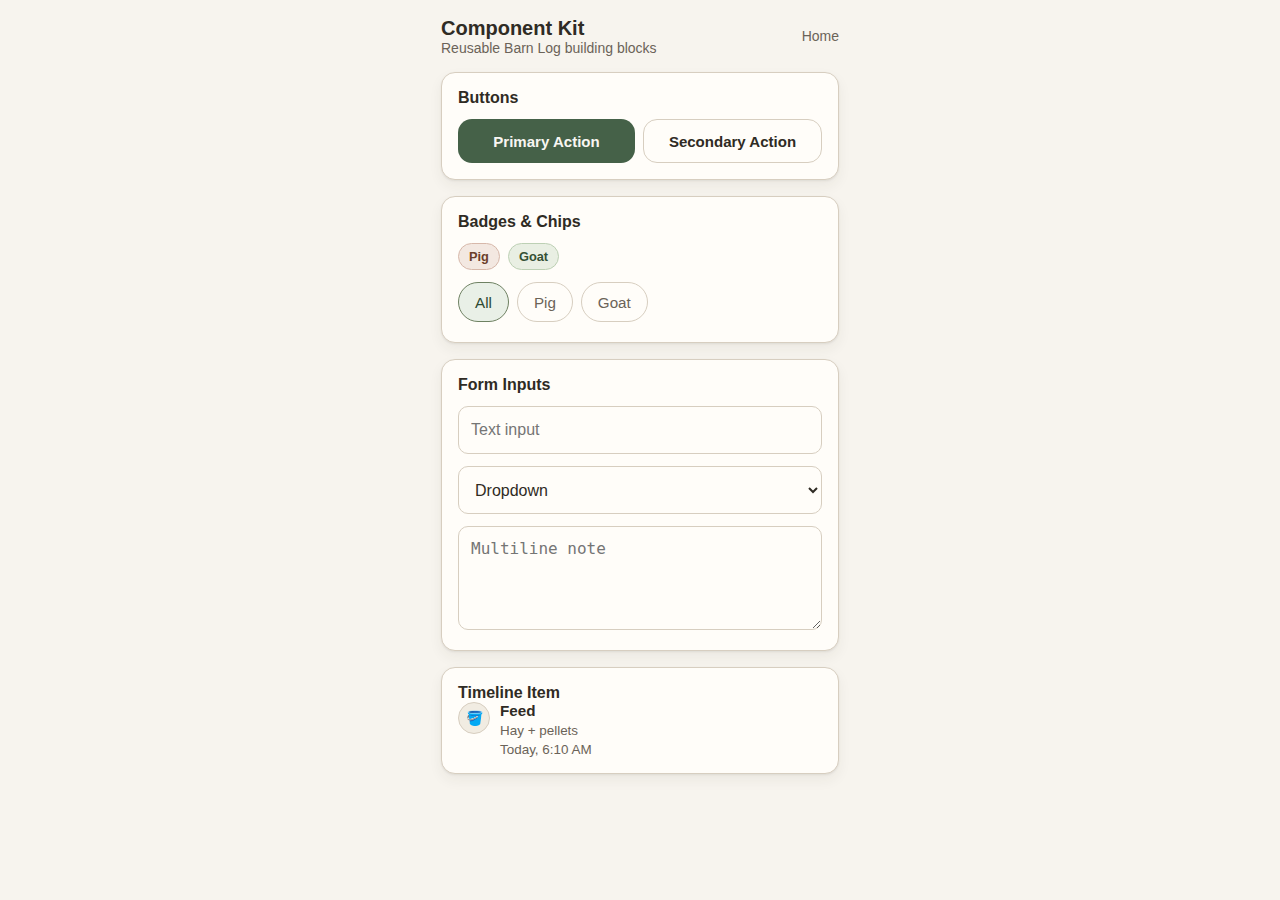
<file: docs/prototype/components.html>
<!doctype html>
<html lang="en">
<head>
  <meta charset="UTF-8" />
  <meta name="viewport" content="width=device-width, initial-scale=1.0" />
  <title>Barn Log - UI Components</title>
  <link rel="stylesheet" href="styles.css" />
</head>
<body>
  <main class="app stack-4">
    <header class="header">
      <div>
        <h1 class="title">Component Kit</h1>
        <p class="subtitle">Reusable Barn Log building blocks</p>
      </div>
      <a class="text-sm muted" href="index.html">Home</a>
    </header>

    <section class="card stack-3">
      <h2 class="section-title">Buttons</h2>
      <div class="form-actions">
        <button class="btn primary" type="button">Primary Action</button>
        <button class="btn secondary" type="button">Secondary Action</button>
      </div>
    </section>

    <section class="card stack-3">
      <h2 class="section-title">Badges & Chips</h2>
      <div class="row" style="justify-content:flex-start;gap:8px;">
        <span class="badge pig">Pig</span>
        <span class="badge goat">Goat</span>
      </div>
      <div class="chips">
        <span class="chip active">All</span>
        <span class="chip">Pig</span>
        <span class="chip">Goat</span>
      </div>
    </section>

    <section class="card stack-3">
      <h2 class="section-title">Form Inputs</h2>
      <input class="input" placeholder="Text input" />
      <select class="select"><option>Dropdown</option></select>
      <textarea class="textarea" placeholder="Multiline note"></textarea>
    </section>

    <section class="card stack-3">
      <h2 class="section-title">Timeline Item</h2>
      <ol class="timeline">
        <li class="timeline-item">
          <span class="event-icon" aria-hidden="true">🪣</span>
          <h3 class="event-title">Feed</h3>
          <p class="event-meta">Hay + pellets</p>
          <p class="event-time">Today, 6:10 AM</p>
        </li>
      </ol>
    </section>
  </main>
</body>
</html>
</file>
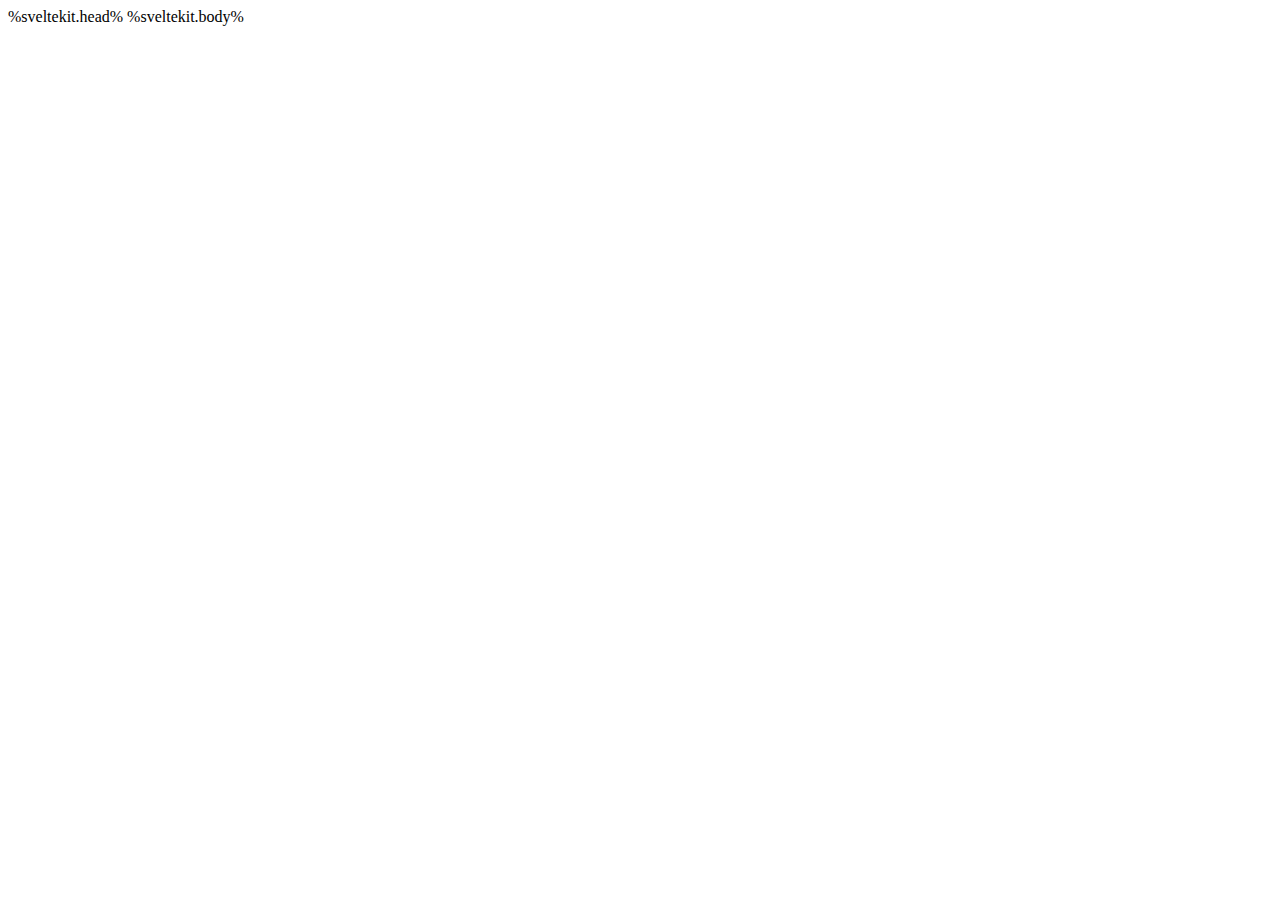
<file: frontend/src/app.html>
<!doctype html>
<html lang="en">
	<head>
		<meta charset="utf-8" />
		<meta name="viewport" content="width=device-width, initial-scale=1" />
		%sveltekit.head%
	</head>
	<body data-sveltekit-preload-data="hover">
		<div style="display: contents">%sveltekit.body%</div>
	</body>
</html>
</file>
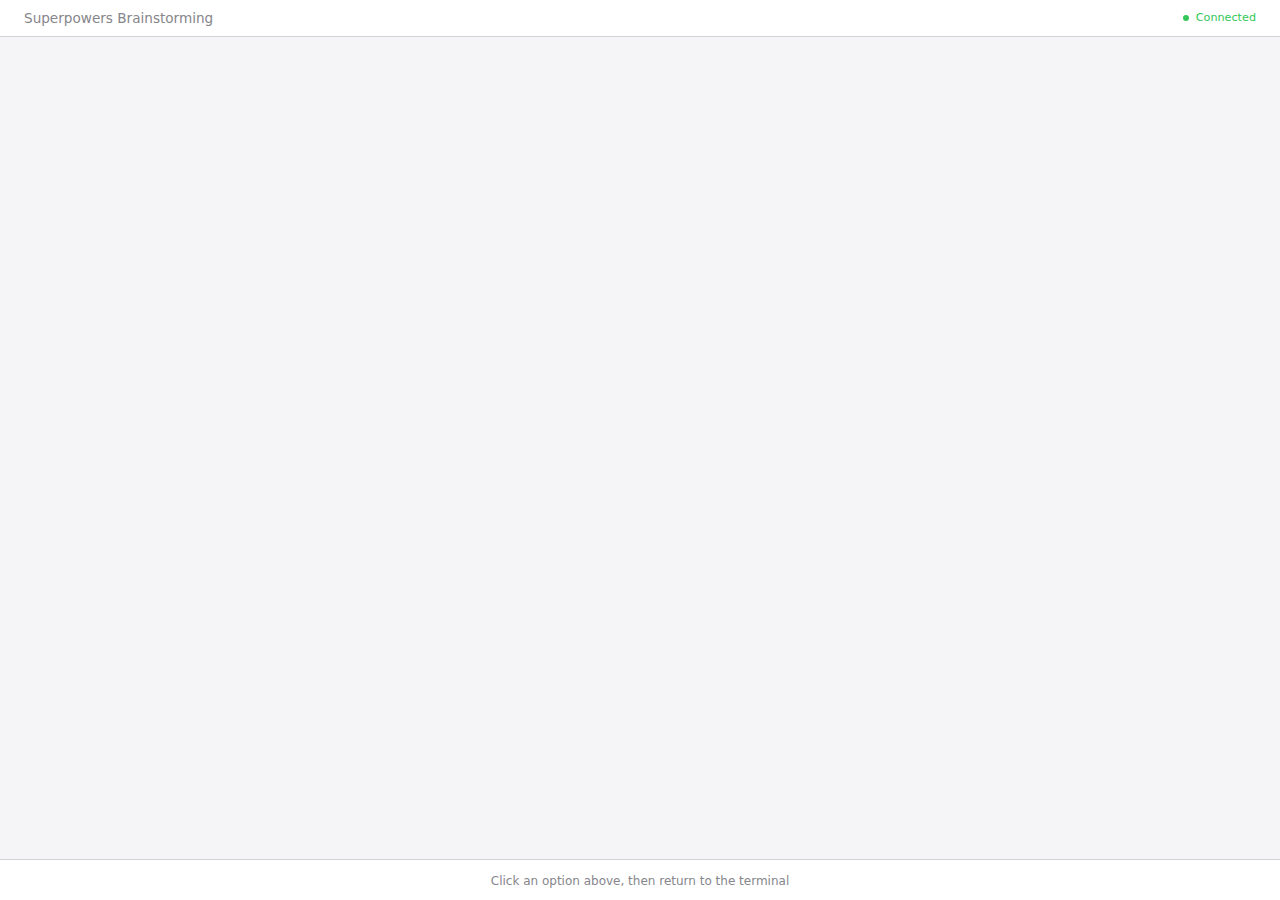
<file: .agents/skills/brainstorming/scripts/frame-template.html>
<!DOCTYPE html>
<html>
<head>
  <meta charset="utf-8">
  <title>Superpowers Brainstorming</title>
  <style>
    /*
     * BRAINSTORM COMPANION FRAME TEMPLATE
     *
     * This template provides a consistent frame with:
     * - OS-aware light/dark theming
     * - Fixed header and selection indicator bar
     * - Scrollable main content area
     * - CSS helpers for common UI patterns
     *
     * Content is injected via placeholder comment in #claude-content.
     */

    * { box-sizing: border-box; margin: 0; padding: 0; }
    html, body { height: 100%; overflow: hidden; }

    /* ===== THEME VARIABLES ===== */
    :root {
      --bg-primary: #f5f5f7;
      --bg-secondary: #ffffff;
      --bg-tertiary: #e5e5e7;
      --border: #d1d1d6;
      --text-primary: #1d1d1f;
      --text-secondary: #86868b;
      --text-tertiary: #aeaeb2;
      --accent: #0071e3;
      --accent-hover: #0077ed;
      --success: #34c759;
      --warning: #ff9f0a;
      --error: #ff3b30;
      --selected-bg: #e8f4fd;
      --selected-border: #0071e3;
    }

    @media (prefers-color-scheme: dark) {
      :root {
        --bg-primary: #1d1d1f;
        --bg-secondary: #2d2d2f;
        --bg-tertiary: #3d3d3f;
        --border: #424245;
        --text-primary: #f5f5f7;
        --text-secondary: #86868b;
        --text-tertiary: #636366;
        --accent: #0a84ff;
        --accent-hover: #409cff;
        --selected-bg: rgba(10, 132, 255, 0.15);
        --selected-border: #0a84ff;
      }
    }

    body {
      font-family: system-ui, -apple-system, BlinkMacSystemFont, sans-serif;
      background: var(--bg-primary);
      color: var(--text-primary);
      display: flex;
      flex-direction: column;
      line-height: 1.5;
    }

    /* ===== FRAME STRUCTURE ===== */
    .header {
      background: var(--bg-secondary);
      padding: 0.5rem 1.5rem;
      display: flex;
      justify-content: space-between;
      align-items: center;
      border-bottom: 1px solid var(--border);
      flex-shrink: 0;
    }
    .header h1 { font-size: 0.85rem; font-weight: 500; color: var(--text-secondary); }
    .header .status { font-size: 0.7rem; color: var(--success); display: flex; align-items: center; gap: 0.4rem; }
    .header .status::before { content: ''; width: 6px; height: 6px; background: var(--success); border-radius: 50%; }

    .main { flex: 1; overflow-y: auto; }
    #claude-content { padding: 2rem; min-height: 100%; }

    .indicator-bar {
      background: var(--bg-secondary);
      border-top: 1px solid var(--border);
      padding: 0.5rem 1.5rem;
      flex-shrink: 0;
      text-align: center;
    }
    .indicator-bar span {
      font-size: 0.75rem;
      color: var(--text-secondary);
    }
    .indicator-bar .selected-text {
      color: var(--accent);
      font-weight: 500;
    }

    /* ===== TYPOGRAPHY ===== */
    h2 { font-size: 1.5rem; font-weight: 600; margin-bottom: 0.5rem; }
    h3 { font-size: 1.1rem; font-weight: 600; margin-bottom: 0.25rem; }
    .subtitle { color: var(--text-secondary); margin-bottom: 1.5rem; }
    .section { margin-bottom: 2rem; }
    .label { font-size: 0.7rem; color: var(--text-secondary); text-transform: uppercase; letter-spacing: 0.05em; margin-bottom: 0.5rem; }

    /* ===== OPTIONS (for A/B/C choices) ===== */
    .options { display: flex; flex-direction: column; gap: 0.75rem; }
    .option {
      background: var(--bg-secondary);
      border: 2px solid var(--border);
      border-radius: 12px;
      padding: 1rem 1.25rem;
      cursor: pointer;
      transition: all 0.15s ease;
      display: flex;
      align-items: flex-start;
      gap: 1rem;
    }
    .option:hover { border-color: var(--accent); }
    .option.selected { background: var(--selected-bg); border-color: var(--selected-border); }
    .option .letter {
      background: var(--bg-tertiary);
      color: var(--text-secondary);
      width: 1.75rem; height: 1.75rem;
      border-radius: 6px;
      display: flex; align-items: center; justify-content: center;
      font-weight: 600; font-size: 0.85rem; flex-shrink: 0;
    }
    .option.selected .letter { background: var(--accent); color: white; }
    .option .content { flex: 1; }
    .option .content h3 { font-size: 0.95rem; margin-bottom: 0.15rem; }
    .option .content p { color: var(--text-secondary); font-size: 0.85rem; margin: 0; }

    /* ===== CARDS (for showing designs/mockups) ===== */
    .cards { display: grid; grid-template-columns: repeat(auto-fit, minmax(280px, 1fr)); gap: 1rem; }
    .card {
      background: var(--bg-secondary);
      border: 1px solid var(--border);
      border-radius: 12px;
      overflow: hidden;
      cursor: pointer;
      transition: all 0.15s ease;
    }
    .card:hover { border-color: var(--accent); transform: translateY(-2px); box-shadow: 0 4px 12px rgba(0,0,0,0.1); }
    .card.selected { border-color: var(--selected-border); border-width: 2px; }
    .card-image { background: var(--bg-tertiary); aspect-ratio: 16/10; display: flex; align-items: center; justify-content: center; }
    .card-body { padding: 1rem; }
    .card-body h3 { margin-bottom: 0.25rem; }
    .card-body p { color: var(--text-secondary); font-size: 0.85rem; }

    /* ===== MOCKUP CONTAINER ===== */
    .mockup {
      background: var(--bg-secondary);
      border: 1px solid var(--border);
      border-radius: 12px;
      overflow: hidden;
      margin-bottom: 1.5rem;
    }
    .mockup-header {
      background: var(--bg-tertiary);
      padding: 0.5rem 1rem;
      font-size: 0.75rem;
      color: var(--text-secondary);
      border-bottom: 1px solid var(--border);
    }
    .mockup-body { padding: 1.5rem; }

    /* ===== SPLIT VIEW (side-by-side comparison) ===== */
    .split { display: grid; grid-template-columns: 1fr 1fr; gap: 1.5rem; }
    @media (max-width: 700px) { .split { grid-template-columns: 1fr; } }

    /* ===== PROS/CONS ===== */
    .pros-cons { display: grid; grid-template-columns: 1fr 1fr; gap: 1rem; margin: 1rem 0; }
    .pros, .cons { background: var(--bg-secondary); border-radius: 8px; padding: 1rem; }
    .pros h4 { color: var(--success); font-size: 0.85rem; margin-bottom: 0.5rem; }
    .cons h4 { color: var(--error); font-size: 0.85rem; margin-bottom: 0.5rem; }
    .pros ul, .cons ul { margin-left: 1.25rem; font-size: 0.85rem; color: var(--text-secondary); }
    .pros li, .cons li { margin-bottom: 0.25rem; }

    /* ===== PLACEHOLDER (for mockup areas) ===== */
    .placeholder {
      background: var(--bg-tertiary);
      border: 2px dashed var(--border);
      border-radius: 8px;
      padding: 2rem;
      text-align: center;
      color: var(--text-tertiary);
    }

    /* ===== INLINE MOCKUP ELEMENTS ===== */
    .mock-nav { background: var(--accent); color: white; padding: 0.75rem 1rem; display: flex; gap: 1.5rem; font-size: 0.9rem; }
    .mock-sidebar { background: var(--bg-tertiary); padding: 1rem; min-width: 180px; }
    .mock-content { padding: 1.5rem; flex: 1; }
    .mock-button { background: var(--accent); color: white; border: none; padding: 0.5rem 1rem; border-radius: 6px; font-size: 0.85rem; }
    .mock-input { background: var(--bg-primary); border: 1px solid var(--border); border-radius: 6px; padding: 0.5rem; width: 100%; }
  </style>
</head>
<body>
  <div class="header">
    <h1><a href="https://github.com/obra/superpowers" style="color: inherit; text-decoration: none;">Superpowers Brainstorming</a></h1>
    <div class="status">Connected</div>
  </div>

  <div class="main">
    <div id="claude-content">
      <!-- CONTENT -->
    </div>
  </div>

  <div class="indicator-bar">
    <span id="indicator-text">Click an option above, then return to the terminal</span>
  </div>

</body>
</html>
</file>
<file: docs/prototype/styles.css>
:root {
  --bg: #f7f4ee;
  --surface: #fffdf9;
  --surface-muted: #f1ece2;
  --line: #d7cec0;
  --text: #2f2b24;
  --text-muted: #6b6358;
  --primary: #456148;
  --primary-pressed: #39503b;
  --accent-pig: #8b5b44;
  --accent-goat: #5a6c49;
  --danger: #8f3b2f;
  --radius-lg: 14px;
  --radius-md: 10px;
  --radius-sm: 8px;
  --shadow-sm: 0 1px 2px rgba(47, 43, 36, 0.08), 0 6px 14px rgba(47, 43, 36, 0.06);
  --space-1: 4px;
  --space-2: 8px;
  --space-3: 12px;
  --space-4: 16px;
  --space-5: 20px;
  --space-6: 24px;
  --space-8: 32px;
}

* {
  box-sizing: border-box;
}

html,
body {
  margin: 0;
  padding: 0;
  font-family: "Avenir Next", "Segoe UI", "Noto Sans", sans-serif;
  background: var(--bg);
  color: var(--text);
}

body {
  min-height: 100vh;
}

a {
  color: inherit;
  text-decoration: none;
}

.app {
  max-width: 430px;
  margin: 0 auto;
  min-height: 100vh;
  background: var(--bg);
  padding: var(--space-4);
  padding-bottom: 88px;
}

.header {
  display: flex;
  align-items: center;
  justify-content: space-between;
  margin-bottom: var(--space-4);
}

.header-left {
  display: flex;
  align-items: center;
  gap: var(--space-3);
}

.logo {
  width: 36px;
  height: 36px;
  border: 1px solid var(--line);
  border-radius: var(--radius-md);
  background: var(--surface-muted);
  display: grid;
  place-items: center;
}

.logo svg {
  width: 20px;
  height: 20px;
  stroke: var(--primary);
}

.title {
  margin: 0;
  font-size: 1.25rem;
  font-weight: 700;
  line-height: 1.2;
}

.subtitle {
  margin: 0;
  color: var(--text-muted);
  font-size: 0.875rem;
}

.search {
  width: 100%;
  border: 1px solid var(--line);
  border-radius: var(--radius-lg);
  min-height: 48px;
  padding: 0 var(--space-4);
  font-size: 1rem;
  background: var(--surface);
  color: var(--text);
}

.search::placeholder {
  color: #8b8479;
}

.stack-2 > * + * { margin-top: var(--space-2); }
.stack-3 > * + * { margin-top: var(--space-3); }
.stack-4 > * + * { margin-top: var(--space-4); }
.stack-5 > * + * { margin-top: var(--space-5); }

.chips {
  display: flex;
  gap: var(--space-2);
  overflow-x: auto;
  padding-bottom: var(--space-1);
}

.chip {
  border: 1px solid var(--line);
  background: var(--surface);
  border-radius: 999px;
  min-height: 40px;
  padding: 0 var(--space-4);
  font-size: 0.95rem;
  color: var(--text-muted);
  display: inline-flex;
  align-items: center;
  white-space: nowrap;
}

.chip.active {
  border-color: #6e8162;
  background: #e9f0e7;
  color: #2f4a32;
}

.card {
  border: 1px solid var(--line);
  border-radius: var(--radius-lg);
  background: var(--surface);
  box-shadow: var(--shadow-sm);
  padding: var(--space-4);
}

.animal-card {
  display: block;
}

.row {
  display: flex;
  justify-content: space-between;
  align-items: center;
  gap: var(--space-2);
}

.animal-name {
  margin: 0;
  font-size: 1.15rem;
  font-weight: 700;
}

.text-sm {
  font-size: 0.875rem;
}

.text-md {
  font-size: 0.95rem;
}

.muted {
  color: var(--text-muted);
}

.badge {
  display: inline-flex;
  align-items: center;
  border-radius: 999px;
  padding: 5px 10px;
  font-size: 0.8rem;
  border: 1px solid transparent;
  font-weight: 600;
}

.badge.pig {
  background: #f3e8e1;
  color: #6b3f2a;
  border-color: #d7b8aa;
}

.badge.goat {
  background: #e9efe3;
  color: #355134;
  border-color: #bdd0b4;
}

.summary-grid {
  display: grid;
  grid-template-columns: repeat(3, minmax(0, 1fr));
  gap: var(--space-3);
}

.summary-item {
  border-radius: var(--radius-md);
  border: 1px solid var(--line);
  background: var(--surface-muted);
  padding: var(--space-3);
}

.summary-label {
  margin: 0;
  font-size: 0.75rem;
  color: var(--text-muted);
}

.summary-value {
  margin: var(--space-1) 0 0;
  font-size: 0.95rem;
  font-weight: 650;
}

.section-title {
  margin: 0;
  font-size: 1rem;
  font-weight: 700;
}

.timeline {
  margin: 0;
  padding: 0;
  list-style: none;
}

.timeline-item {
  position: relative;
  padding-left: 42px;
  padding-bottom: var(--space-4);
}

.timeline-item:last-child {
  padding-bottom: 0;
}

.timeline-item::before {
  content: "";
  position: absolute;
  left: 16px;
  top: 34px;
  bottom: -8px;
  width: 2px;
  background: #ddd4c7;
}

.timeline-item:last-child::before {
  display: none;
}

.event-icon {
  position: absolute;
  left: 0;
  top: 0;
  width: 32px;
  height: 32px;
  border: 1px solid var(--line);
  border-radius: 999px;
  background: var(--surface-muted);
  display: grid;
  place-items: center;
  color: #4c463e;
  font-size: 14px;
}

.event-title {
  margin: 0;
  font-size: 0.95rem;
  font-weight: 650;
}

.event-meta,
.event-time {
  margin: var(--space-1) 0 0;
  font-size: 0.84rem;
  color: var(--text-muted);
}

.btn {
  border: 0;
  border-radius: var(--radius-lg);
  min-height: 44px;
  padding: 0 var(--space-4);
  font-size: 0.94rem;
  font-weight: 650;
  display: inline-flex;
  justify-content: center;
  align-items: center;
}

.btn.primary {
  background: var(--primary);
  color: #f8f6f2;
}

.btn.primary:active {
  background: var(--primary-pressed);
}

.btn.secondary {
  border: 1px solid var(--line);
  background: var(--surface);
  color: var(--text);
}

.form-actions {
  display: flex;
  gap: var(--space-2);
}

.form-actions .btn {
  flex: 1;
}

.fab {
  position: fixed;
  right: max(16px, calc((100vw - 430px) / 2 + 16px));
  bottom: 20px;
  width: 60px;
  height: 60px;
  border-radius: 999px;
  background: var(--primary);
  color: #f8f6f2;
  border: 1px solid rgba(255, 255, 255, 0.2);
  box-shadow: var(--shadow-sm);
  display: inline-flex;
  align-items: center;
  justify-content: center;
  font-weight: 500;
  font-size: 2rem;
  line-height: 1;
}

.back-link {
  display: inline-flex;
  align-items: center;
  gap: 6px;
  font-size: 0.9rem;
  color: #4e5f4e;
  font-weight: 600;
}

.field {
  display: grid;
  gap: var(--space-2);
}

.label {
  font-size: 0.86rem;
  font-weight: 620;
  color: #4f493f;
}

.input,
.select,
.textarea {
  width: 100%;
  min-height: 48px;
  border: 1px solid var(--line);
  border-radius: var(--radius-md);
  background: var(--surface);
  padding: 0 var(--space-3);
  font-size: 1rem;
  color: var(--text);
}

.textarea {
  min-height: 104px;
  padding: var(--space-3);
  resize: vertical;
}

.segmented {
  display: grid;
  grid-template-columns: repeat(4, 1fr);
  gap: var(--space-2);
}

.segmented input {
  display: none;
}

.segmented label {
  min-height: 44px;
  border-radius: var(--radius-md);
  border: 1px solid var(--line);
  background: var(--surface);
  font-size: 0.85rem;
  display: grid;
  place-items: center;
  color: var(--text-muted);
  font-weight: 620;
}

.segmented input:checked + label {
  border-color: #6e8162;
  background: #e9f0e7;
  color: #254227;
}

.form-card {
  padding: var(--space-5);
}

@media (max-width: 360px) {
  .summary-grid { grid-template-columns: 1fr; }
  .segmented { grid-template-columns: repeat(2, 1fr); }
}
</file>
